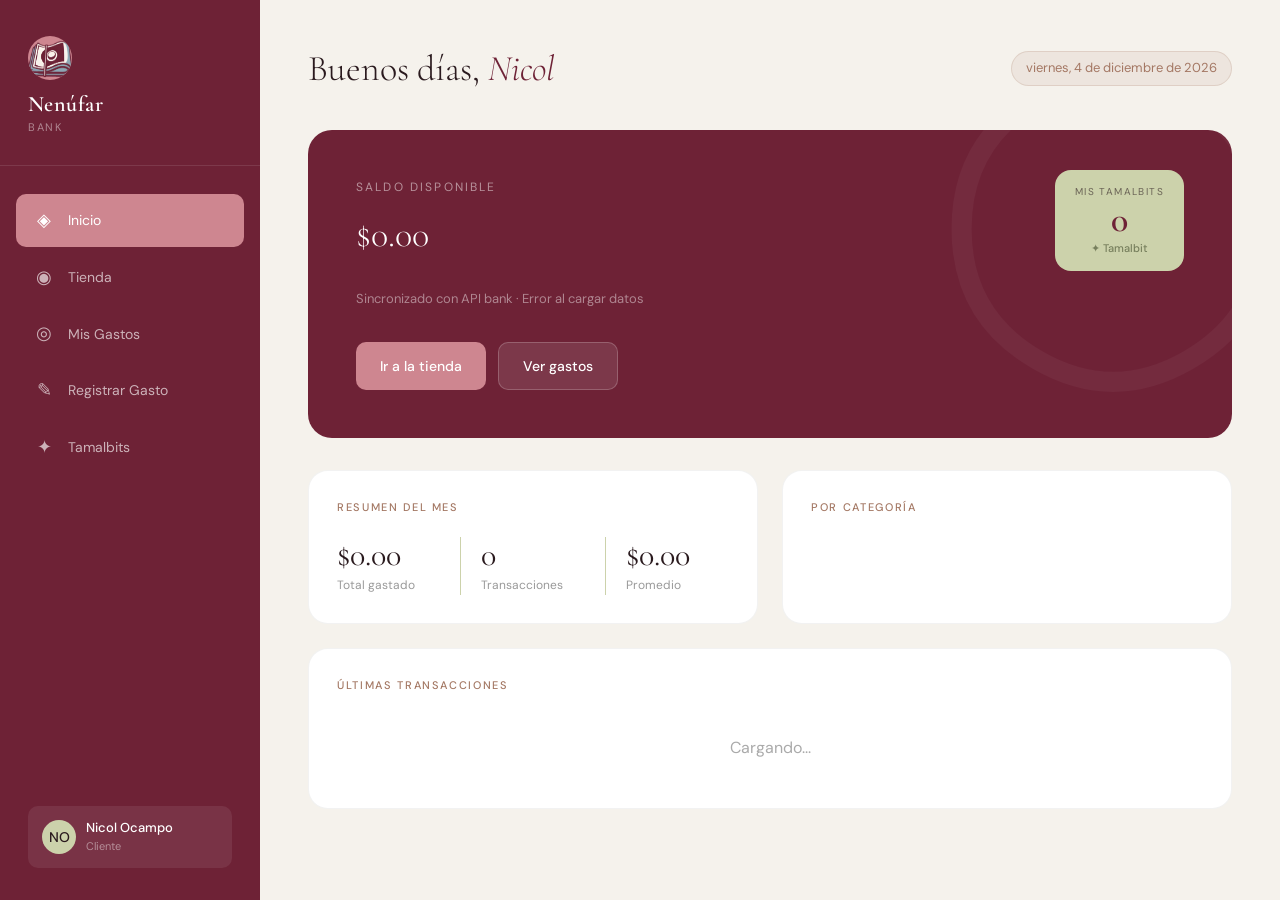
<file: index.html>
<!DOCTYPE html>
<html lang="es">
<head>
    <meta charset="UTF-8">
    <meta name="viewport" content="width=device-width, initial-scale=1.0">
    <title>Nenúfar Bank — Inicio</title>
    <link rel="preconnect" href="https://fonts.googleapis.com">
    <link rel="preconnect" href="https://fonts.gstatic.com" crossorigin>
    <link href="https://fonts.googleapis.com/css2?family=Cormorant+Garamond:ital,wght@0,300;0,400;0,600;1,300;1,400&family=DM+Sans:wght@300;400;500&display=swap" rel="stylesheet">
    <link rel="stylesheet" href="./css/styles.css">
</head>
<body>
    <div id="sidebar-container"></div>
    
    <main class="main">
        <div class="top-bar">
            <h1 class="page-title">Buenos días, <em id="greeting-name">Nicol</em></h1>
            <span class="date-tag" id="current-date"></span>
        </div>

        <div class="balance-hero">
            <div class="balance-label">Saldo disponible</div>
            <div class="balance-amount"><span>$</span><span id="saldo-disponible">0.00</span></div>
            <div class="balance-sub">Sincronizado con API bank · <span id="saldo-status">Cargando...</span></div>
            <div class="balance-actions">
                <a href="html/tienda.html" class="btn btn-primary">Ir a la tienda</a>
                <a href="html/gastos.html" class="btn btn-ghost">Ver gastos</a>
            </div>
            <div class="tamalbit-badge" id="tamalbit-badge">
                <div class="tb-label">Mis Tamalbits</div>
                <div class="tb-count" id="tb-count">0</div>
                <div class="tb-name">✦ Tamalbit</div>
            </div>
        </div>

        <div class="grid-2">
            <div class="card">
                <div class="card-title">Resumen del mes</div>
                <div class="stat-row">
                    <div class="stat-item">
                        <div class="stat-val" id="total-gastado">$0.00</div>
                        <div class="stat-desc">Total gastado</div>
                    </div>
                    <div class="stat-divider"></div>
                    <div class="stat-item">
                        <div class="stat-val" id="total-transacciones">0</div>
                        <div class="stat-desc">Transacciones</div>
                    </div>
                    <div class="stat-divider"></div>
                    <div class="stat-item">
                        <div class="stat-val" id="promedio-gasto">$0.00</div>
                        <div class="stat-desc">Promedio</div>
                    </div>
                </div>
            </div>

            <div class="card">
                <div class="card-title">Por categoría</div>
                <div class="cat-grid" id="categorias-grid"></div>
            </div>
        </div>

        <div class="card card-full">
            <div class="card-title">Últimas transacciones</div>
            <div class="txn-list" id="ultimas-transacciones">
                <p style="color:#aaa; text-align:center; padding:20px;">Cargando...</p>
            </div>
        </div>
    </main>

    <script src="./js/main.js"></script>
    <script>
        document.addEventListener('DOMContentLoaded', async () => {
            // Fecha actual
            const fecha = new Date();
            document.getElementById('current-date').textContent = 
                fecha.toLocaleDateString('es-CO', { weekday: 'long', day: 'numeric', month: 'long', year: 'numeric' });
            
            const nombre = APP.currentUser.split(' ')[0];
            document.getElementById('greeting-name').textContent = nombre;

            // Actualizar sidebar con datos del usuario real
            const userNameEl = document.getElementById('user-name');
            const userInitialsEl = document.getElementById('user-initials');
            if (userNameEl) userNameEl.textContent = APP.currentUser;
            if (userInitialsEl) userInitialsEl.textContent = APP.currentUser.split(' ').map(n => n[0]).join('').toUpperCase();

            await cargarDashboard();
        });

        async function cargarDashboard() {
            try {
                // Saldo desde la BD usando el documento
                const saldo = await APP.getSaldo();
                document.getElementById('saldo-disponible').textContent = APP.formatCurrency(saldo).replace('$', '');
                document.getElementById('saldo-status').textContent = 'Actualizado hace un momento';
                document.getElementById('saldo-status').style.color = '#ffffff73';

                // Estadísticas — ahora con usuario_documento
                const statsRes = await fetch(`api/estadisticas.php?usuario_documento=${APP.currentDocumento}`);
                const stats = await statsRes.json();

                if (stats.error) {
                    console.error('Error en estadisticas:', stats.error);
                    return;
                }

                document.getElementById('total-gastado').textContent = APP.formatCurrency(stats.total_mes);
                document.getElementById('total-transacciones').textContent = stats.transacciones;
                document.getElementById('promedio-gasto').textContent = APP.formatCurrency(stats.promedio);

                // Categorías
                const catIcons = { Comida: '🍔', Tecnologia: '🎧', Hogar: '💡', Ropa: '👕' };
                let catHTML = '';
                for (const [cat, total] of Object.entries(stats.categorias)) {
                    catHTML += `
                        <div class="cat-pill">
                            <span class="cp-icon">${catIcons[cat] || '📦'}</span>
                            <div>
                                <div class="cp-label">${cat}</div>
                                <div class="cp-amount">${APP.formatCurrency(total)}</div>
                            </div>
                        </div>`;
                }
                document.getElementById('categorias-grid').innerHTML = catHTML || '<p style="color:#aaa">Sin datos este mes.</p>';

                // Historial — ahora con usuario_documento
                const histRes = await fetch(`api/historial.php?usuario_documento=${APP.currentDocumento}`);
                const historial = await histRes.json();
                const ultimas = historial.slice(0, 4);
                let txnHTML = '';
                if (ultimas.length === 0) {
                    txnHTML = '<p style="color:#aaa; text-align:center; padding:20px;">Aún no has realizado ninguna transacción.</p>';
                } else {
                    ultimas.forEach(txn => {
                        txnHTML += `
                            <div class="txn-item">
                                <div class="txn-icon" style="background:rgba(206,134,144,0.15)">${txn.emoji}</div>
                                <div class="txn-info">
                                    <div class="txn-name">${txn.nombre}</div>
                                    <div class="txn-cat">${APP.ucfirst(txn.categoria)}</div>
                                </div>
                                <div style="text-align:right">
                                    <div class="txn-amount">−${APP.formatCurrency(txn.monto)}</div>
                                    <div class="txn-date">${APP.formatDate(txn.fecha)}</div>
                                </div>
                            </div>`;
                    });
                }
                document.getElementById('ultimas-transacciones').innerHTML = txnHTML;

                // Tamalbits — ahora con usuario_documento
                const tbRes = await fetch(`api/tamalbits.php?usuario_documento=${APP.currentDocumento}`);
                const tbData = await tbRes.json();
                document.getElementById('tb-count').textContent = tbData.total;

            } catch (error) {
                console.error('Error cargando dashboard:', error);
                document.getElementById('saldo-status').textContent = 'Error al cargar datos';
            }
        }
    </script>
</body>
</html>
</file>
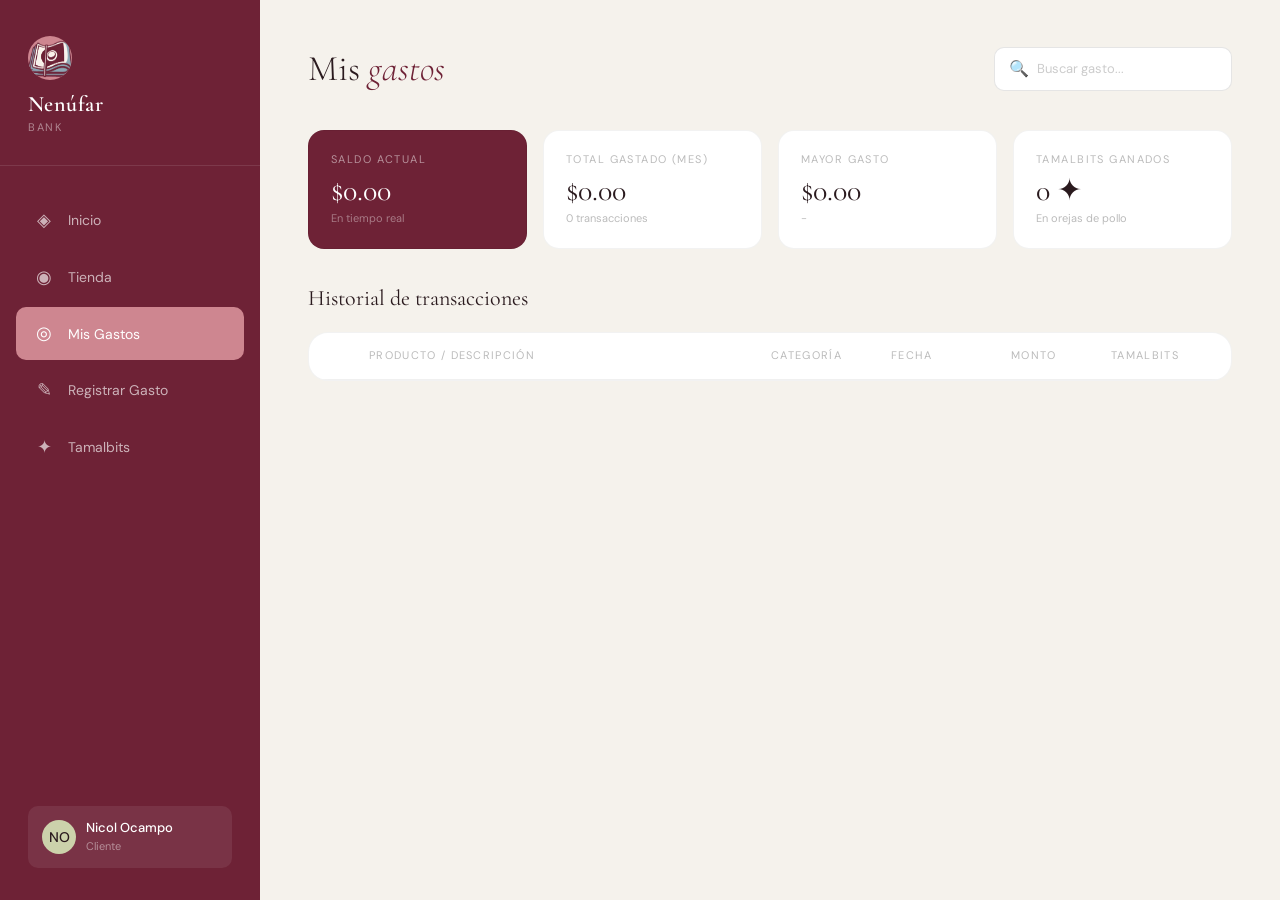
<file: html/gastos.html>
<!DOCTYPE html>
<html lang="es">
<head>
    <meta charset="UTF-8">
    <meta name="viewport" content="width=device-width, initial-scale=1.0">
    <title>Nenúfar Bank — Mis Gastos</title>
    <link rel="preconnect" href="https://fonts.googleapis.com">
    <link rel="preconnect" href="https://fonts.gstatic.com" crossorigin>
    <link href="https://fonts.googleapis.com/css2?family=Cormorant+Garamond:ital,wght@0,300;0,400;0,600;1,300;1,400&family=DM+Sans:wght@300;400;500&display=swap" rel="stylesheet">
    <link rel="stylesheet" href="../css/styles.css">
</head>
<body>
    <div id="sidebar-container"></div>
    
    <main class="main">
        <div class="top-bar">
            <h1 class="page-title">Mis <em>gastos</em></h1>
            <div class="search-box">
                <span>🔍</span>
                <input type="text" id="search-input" placeholder="Buscar gasto..." oninput="filtrarGastos()">
            </div>
        </div>

        <div class="summary-bar">
            <div class="sum-card highlight">
                <div class="sum-label">Saldo actual</div>
                <div class="sum-val" id="saldo-actual">$0.00</div>
                <div class="sum-sub">En tiempo real</div>
            </div>
            <div class="sum-card">
                <div class="sum-label">Total gastado (mes)</div>
                <div class="sum-val" id="total-mes">$0.00</div>
                <div class="sum-sub"><span id="num-transacciones">0</span> transacciones</div>
            </div>
            <div class="sum-card">
                <div class="sum-label">Mayor gasto</div>
                <div class="sum-val" id="mayor-gasto">$0.00</div>
                <div class="sum-sub" id="mayor-gasto-nombre">-</div>
            </div>
            <div class="sum-card">
                <div class="sum-label">Tamalbits ganados</div>
                <div class="sum-val" id="total-tamalbits">0 ✦</div>
                <div class="sum-sub">En orejas de pollo</div>
            </div>
        </div>

        <div class="table-header">
            <div class="table-title">Historial de transacciones</div>
        </div>

        <div class="expenses-table" id="expenses-table">
            <div class="et-head">
                <div></div>
                <div>Producto / Descripción</div>
                <div>Categoría</div>
                <div>Fecha</div>
                <div>Monto</div>
                <div>Tamalbits</div>
            </div>
            <div id="expenses-body"></div>
        </div>
    </main>

    <script src="../js/main.js"></script>
    <script>
        let todosGastos = [];
        const catBadges = { comida: 'cb-food', tecnologia: 'cb-serv', hogar: 'cb-trans', ropa: 'cb-other' };
        const catEmojis = { comida: '🍔', tecnologia: '🎧', hogar: '💡', ropa: '👕' };

        document.addEventListener('DOMContentLoaded', async () => {
            await cargarDatos();
        });

        async function cargarDatos() {
            try {
                // Saldo
                const saldo = await APP.getSaldo();
                document.getElementById('saldo-actual').textContent = APP.formatCurrency(saldo);

                // Estadísticas con usuario_documento
                const statsRes = await fetch(`../api/estadisticas.php?usuario_documento=${APP.currentDocumento}`);
                const stats = await statsRes.json();
                document.getElementById('total-mes').textContent = APP.formatCurrency(stats.total_mes);
                document.getElementById('num-transacciones').textContent = stats.transacciones;
                if (stats.mayor_gasto) {
                    document.getElementById('mayor-gasto').textContent = APP.formatCurrency(stats.mayor_gasto.monto);
                    document.getElementById('mayor-gasto-nombre').textContent = stats.mayor_gasto.nombre;
                }

                // Tamalbits con usuario_documento
                const tbRes = await fetch(`../api/tamalbits.php?usuario_documento=${APP.currentDocumento}`);
                const tbData = await tbRes.json();
                document.getElementById('total-tamalbits').textContent = `${tbData.total} ✦`;

                // Historial con usuario_documento
                const histRes = await fetch(`../api/historial.php?usuario_documento=${APP.currentDocumento}`);
                todosGastos = await histRes.json();
                renderizarGastos(todosGastos);

            } catch (error) {
                console.error('Error cargando datos:', error);
            }
        }

        function renderizarGastos(gastos) {
            const body = document.getElementById('expenses-body');
            if (gastos.length === 0) {
                body.innerHTML = '<p style="padding:24px;text-align:center;color:#aaa;">No se encontraron gastos.</p>';
                return;
            }
            const cat = (c) => (c || '').toLowerCase();
            body.innerHTML = gastos.map(g => `
                <div class="et-row">
                    <div class="et-icon">${g.emoji}</div>
                    <div>
                        <div class="et-name">${g.nombre}</div>
                        <div class="et-desc">${g.descripcion || 'Sin descripción'} · ${APP.currentUser}</div>
                    </div>
                    <div><span class="cat-badge ${catBadges[cat(g.categoria)] || ''}">${catEmojis[cat(g.categoria)] || '📦'} ${g.categoria_nombre || APP.ucfirst(g.categoria)}</span></div>
                    <div class="et-date">${APP.formatDate(g.fecha)}</div>
                    <div class="et-amount">${APP.formatCurrency(g.monto)}</div>
                    <div>${g.tamalbits_ganados > 0 ? `<span class="tb-pill">✦ +${g.tamalbits_ganados}</span>` : '—'}</div>
                </div>
            `).join('');
        }

        function filtrarGastos() {
            const busqueda = document.getElementById('search-input').value.toLowerCase();
            const filtrados = todosGastos.filter(g =>
                g.nombre.toLowerCase().includes(busqueda) ||
                (g.descripcion && g.descripcion.toLowerCase().includes(busqueda))
            );
            renderizarGastos(filtrados);
        }
    </script>
</body>
</html>
</file>
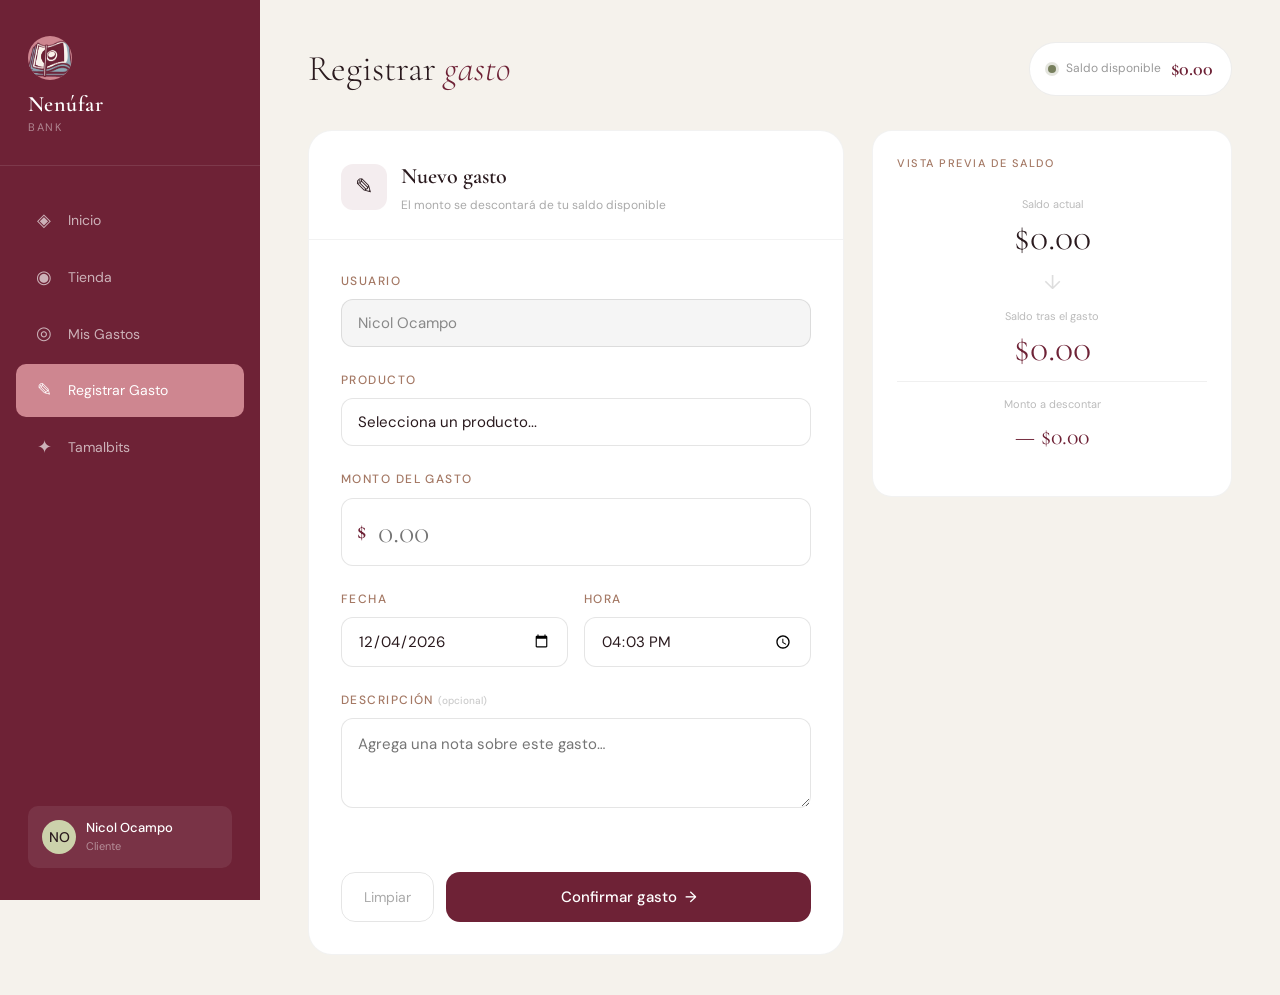
<file: html/registrar.html>
<!DOCTYPE html>
<html lang="es">
<head>
    <meta charset="UTF-8">
    <meta name="viewport" content="width=device-width, initial-scale=1.0">
    <title>Nenúfar Bank — Registrar Gasto</title>
    <link rel="preconnect" href="https://fonts.googleapis.com">
    <link rel="preconnect" href="https://fonts.gstatic.com" crossorigin>
    <link href="https://fonts.googleapis.com/css2?family=Cormorant+Garamond:ital,wght@0,300;0,400;0,600;1,300;1,400&family=DM+Sans:wght@300;400;500&display=swap" rel="stylesheet">
    <link rel="stylesheet" href="../css/styles.css">
</head>
<body>
    <div id="sidebar-container"></div>
    
    <main class="main">
        <div class="top-bar">
            <h1 class="page-title">Registrar <em>gasto</em></h1>
            <div class="balance-pill">
                <div class="bp-dot"></div>
                <span class="bp-label">Saldo disponible</span>
                <span class="bp-val" id="saldo-pill">$0.00</span>
            </div>
        </div>

        <div class="layout">
            <div class="form-card">
                <div class="form-card-header">
                    <div class="form-card-icon">✎</div>
                    <div>
                        <div class="form-card-title">Nuevo gasto</div>
                        <div class="form-card-sub">El monto se descontará de tu saldo disponible</div>
                    </div>
                </div>
                <div class="form-body">
                    <div class="field">
                        <label class="field-label">Usuario</label>
                        <input type="text" id="campo-usuario" value="" readonly style="background:#f5f5f5;color:#888;">
                    </div>
                    <div class="field">
                        <label class="field-label">Producto</label>
                        <select id="campo-producto" onchange="alSeleccionarProducto()">
                            <option value="">Selecciona un producto...</option>
                        </select>
                        <div class="tamalbit-notice" id="tamalbit-notice">
                            <span class="tn-icon">✦</span>
                            <span class="tn-text">¡Este producto otorga Tamalbits! Por cada <strong>$10</strong> gastados recibirás <strong id="tb-preview">0</strong> Tamalbit(s).</span>
                        </div>
                    </div>
                    <div class="field">
                        <label class="field-label">Monto del gasto</label>
                        <div class="amount-wrap">
                            <span class="amount-prefix">$</span>
                            <input type="number" id="campo-monto" placeholder="0.00" min="0.01" step="0.01" oninput="actualizarPreview()">
                        </div>
                        <div class="saldo-warning" id="saldo-warning">
                            <span>⚠️</span>
                            <span class="sw-text">El monto supera el saldo disponible.</span>
                        </div>
                    </div>
                    <div class="field-row">
                        <div class="field" style="margin-bottom:0">
                            <label class="field-label">Fecha</label>
                            <input type="date" id="campo-fecha">
                        </div>
                        <div class="field" style="margin-bottom:0">
                            <label class="field-label">Hora</label>
                            <input type="time" id="campo-hora">
                        </div>
                    </div>
                    <div class="field" style="margin-top:24px">
                        <label class="field-label">Descripción <span style="color:#ccc;font-size:10px;text-transform:none;letter-spacing:0">(opcional)</span></label>
                        <textarea id="campo-descripcion" placeholder="Agrega una nota sobre este gasto…"></textarea>
                    </div>
                </div>
                <div class="form-footer">
                    <button class="btn-clear" onclick="limpiarFormulario()">Limpiar</button>
                    <button class="btn-submit" id="btn-submit" onclick="registrarGasto()">
                        <span>Confirmar gasto</span> <span>→</span>
                    </button>
                </div>
            </div>

            <div>
                <div class="panel-card">
                    <div class="panel-title">Vista previa de saldo</div>
                    <div class="saldo-display">
                        <div class="sd-before-label">Saldo actual</div>
                        <div class="sd-before" id="sd-saldo">$0.00</div>
                        <div class="sd-arrow">↓</div>
                        <div class="sd-after-label">Saldo tras el gasto</div>
                        <div class="sd-after" id="sd-after">$0.00</div>
                        <div class="sd-divider"></div>
                        <div class="sd-gasto-label">Monto a descontar</div>
                        <div class="sd-gasto" id="sd-monto">— $0.00</div>
                    </div>
                </div>
                <div class="panel-card" id="panel-tamalbits" style="display:none">
                    <div class="panel-title">Tamalbits a ganar</div>
                    <div style="text-align:center;font-family:var(--font-display);font-size:30px;color:var(--green);">
                        <span id="tb-panel">0</span> ✦
                    </div>
                </div>
            </div>
        </div>
    </main>

    <div class="toast" id="toast"></div>

    <script src="../js/main.js"></script>
    <script>
        let saldo = 0;
        const ahora = new Date();
        document.getElementById('campo-fecha').value = ahora.toISOString().slice(0, 10);
        document.getElementById('campo-hora').value = ahora.toTimeString().slice(0, 5);

        document.addEventListener('DOMContentLoaded', async () => {
            // Mostrar nombre del usuario actual
            document.getElementById('campo-usuario').value = APP.currentUser;

            saldo = await APP.getSaldo();
            document.getElementById('saldo-pill').textContent = APP.formatCurrency(saldo);
            document.getElementById('sd-saldo').textContent = APP.formatCurrency(saldo);
            document.getElementById('sd-after').textContent = APP.formatCurrency(saldo);
            await cargarProductos();
        });

        async function cargarProductos() {
            const res = await fetch('../api/productos.php');
            const productos = await res.json();
            const select = document.getElementById('campo-producto');
            productos.forEach(p => {
                const opt = document.createElement('option');
                opt.value = p.id;
                opt.dataset.precio = p.precio;
                opt.dataset.tamalbit = p.otorga_tamalbit;
                opt.textContent = `${p.emoji} ${p.nombre} - $${parseFloat(p.precio).toLocaleString('es-CO')}`;
                select.appendChild(opt);
            });
        }

        function alSeleccionarProducto() {
            const select = document.getElementById('campo-producto');
            if (select.selectedIndex > 0) {
                const precio = select.options[select.selectedIndex].dataset.precio;
                document.getElementById('campo-monto').value = precio;
            }
            actualizarPreview();
        }

        function actualizarPreview() {
            const monto = parseFloat(document.getElementById('campo-monto').value) || 0;
            const restante = saldo - monto;
            document.getElementById('sd-monto').textContent = `— ${APP.formatCurrency(monto)}`;
            document.getElementById('sd-after').textContent = restante >= 0 ? APP.formatCurrency(restante) : APP.formatCurrency(0);
            document.getElementById('sd-after').style.color = restante < 0 ? 'var(--error)' : 'var(--rhodo)';
            document.getElementById('saldo-warning').classList.toggle('visible', monto > saldo);
            document.getElementById('btn-submit').disabled = monto > saldo || monto <= 0;
            verificarTamalbit();
        }

        function verificarTamalbit() {
            const productoSelect = document.getElementById('campo-producto');
            const monto = parseFloat(document.getElementById('campo-monto').value) || 0;
            const otorga = productoSelect.selectedIndex > 0 && productoSelect.options[productoSelect.selectedIndex].dataset.tamalbit == '1';

            const notice = document.getElementById('tamalbit-notice');
            const panel = document.getElementById('panel-tamalbits');

            if (otorga && monto > 0) {
                const tb = Math.floor(monto / 10);
                document.getElementById('tb-preview').textContent = tb;
                document.getElementById('tb-panel').textContent = tb;
                notice.classList.add('visible');
                panel.style.display = 'block';
            } else {
                notice.classList.remove('visible');
                panel.style.display = 'none';
            }
        }

        function limpiarFormulario() {
            document.getElementById('campo-producto').selectedIndex = 0;
            document.getElementById('campo-monto').value = '';
            document.getElementById('campo-descripcion').value = '';
            actualizarPreview();
        }

        async function registrarGasto() {
            const productoSelect = document.getElementById('campo-producto');
            const producto_id = productoSelect.value;
            const monto = parseFloat(document.getElementById('campo-monto').value) ||
                         (productoSelect.selectedIndex > 0 ? parseFloat(productoSelect.options[productoSelect.selectedIndex].dataset.precio) : 0);
            const descripcion = document.getElementById('campo-descripcion').value.trim();

            if (!producto_id || !monto) {
                APP.showToast('Selecciona un producto e ingresa el monto.', 'warning');
                return;
            }

            const btn = document.getElementById('btn-submit');
            btn.disabled = true;
            btn.innerHTML = 'Procesando...';

            try {
                const res = await fetch('../api/gasto.php', {
                    method: 'POST',
                    headers: { 'Content-Type': 'application/json' },
                    body: JSON.stringify({
                        producto_id,
                        usuario_documento: APP.currentDocumento,
                        descripcion
                    })
                });
                const data = await res.json();
                if (data.success) {
                    let msg = '✓ Gasto registrado exitosamente.';
                    if (data.tamalbits > 0) msg += ` +${data.tamalbits} Tamalbit(s) ✦`;
                    APP.showToast(msg, 'success');
                    saldo = data.nuevo_saldo;
                    document.getElementById('saldo-pill').textContent = APP.formatCurrency(saldo);
                    document.getElementById('sd-saldo').textContent = APP.formatCurrency(saldo);
                    limpiarFormulario();
                } else {
                    APP.showToast(data.message || 'Error al registrar el gasto.', 'error');
                }
            } catch (e) {
                APP.showToast('Error de conexión.', 'error');
            } finally {
                btn.disabled = false;
                btn.innerHTML = '<span>Confirmar gasto</span> <span>→</span>';
                actualizarPreview();
            }
        }
    </script>
</body>
</html>
</file>
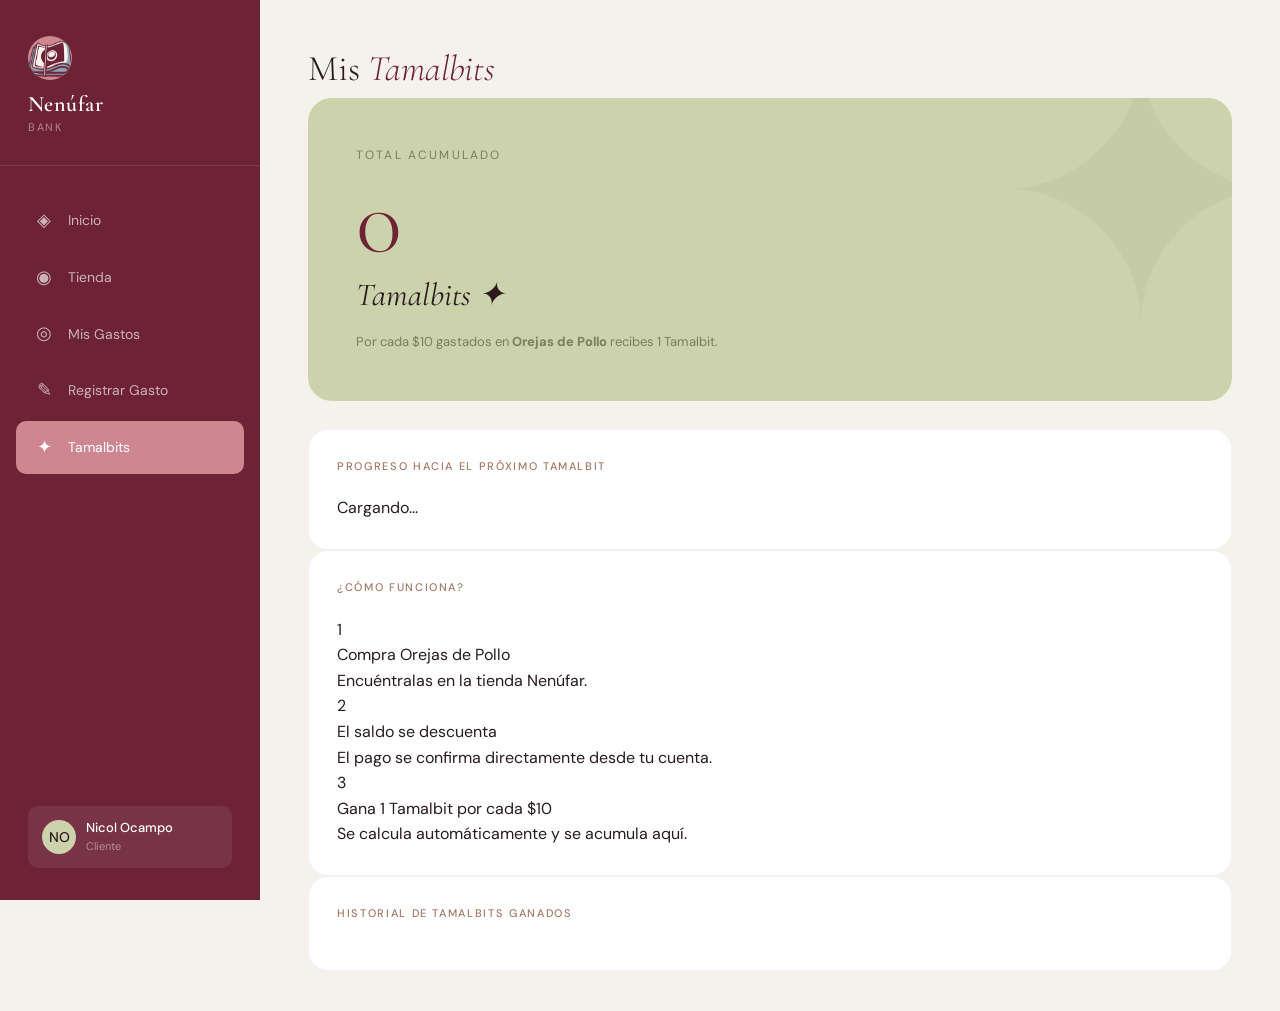
<file: html/tamalbits.html>
<!DOCTYPE html>
<html lang="es">
<head>
    <meta charset="UTF-8">
    <meta name="viewport" content="width=device-width, initial-scale=1.0">
    <title>Nenúfar Bank — Tamalbits</title>
    <link rel="preconnect" href="https://fonts.googleapis.com">
    <link rel="preconnect" href="https://fonts.gstatic.com" crossorigin>
    <link href="https://fonts.googleapis.com/css2?family=Cormorant+Garamond:ital,wght@0,300;0,400;0,600;1,300;1,400&family=DM+Sans:wght@300;400;500&display=swap" rel="stylesheet">
    <link rel="stylesheet" href="../css/styles.css">
</head>
<body>
    <div id="sidebar-container"></div>
    
    <main class="main">
        <h1 class="page-title">Mis <em>Tamalbits</em></h1>

        <div class="tamalbit-hero">
            <div>
                <div class="th-label">Total acumulado</div>
                <div class="th-count" id="total-count">0</div>
                <div class="th-name">Tamalbits ✦</div>
                <div class="th-rule">
                    Por cada $10 gastados en <strong>Orejas de Pollo</strong> recibes 1 Tamalbit.
                </div>
            </div>
            <div class="coins-visual" id="coins-visual"></div>
        </div>

        <div class="progress-section">
            <div class="card">
                <div class="card-title">Progreso hacia el próximo Tamalbit</div>
                <div id="progress-info">Cargando...</div>
            </div>
            <div class="card">
                <div class="card-title">¿Cómo funciona?</div>
                <div class="how-list">
                    <div class="how-item">
                        <div class="how-step">1</div>
                        <div class="how-text">
                            <div class="ht-title">Compra Orejas de Pollo</div>
                            <div class="ht-desc">Encuéntralas en la tienda Nenúfar.</div>
                        </div>
                    </div>
                    <div class="how-item">
                        <div class="how-step">2</div>
                        <div class="how-text">
                            <div class="ht-title">El saldo se descuenta</div>
                            <div class="ht-desc">El pago se confirma directamente desde tu cuenta.</div>
                        </div>
                    </div>
                    <div class="how-item">
                        <div class="how-step">3</div>
                        <div class="how-text">
                            <div class="ht-title">Gana 1 Tamalbit por cada $10</div>
                            <div class="ht-desc">Se calcula automáticamente y se acumula aquí.</div>
                        </div>
                    </div>
                </div>
            </div>
        </div>

        <div class="card">
            <div class="card-title">Historial de Tamalbits ganados</div>
            <div class="history-list" id="history-list"></div>
        </div>
    </main>

    <script src="../js/main.js"></script>
    <script>
        document.addEventListener('DOMContentLoaded', async () => {
            await cargarTamalbits();
        });

        async function cargarTamalbits() {
            try {
                // Usar usuario_documento en vez del nombre
                const res = await fetch(`../api/tamalbits.php?usuario_documento=${APP.currentDocumento}`);
                const data = await res.json();

                // Total
                document.getElementById('total-count').textContent = data.total;

                // Monedas visuales (max 10)
                const coinsDiv = document.getElementById('coins-visual');
                let coinsHTML = '';
                for (let i = 0; i < 10; i++) {
                    coinsHTML += `<div class="coin ${i >= data.total ? 'empty' : ''}">✦</div>`;
                }
                coinsDiv.innerHTML = coinsHTML;

                // Progreso hacia el próximo
                const resto = data.total > 0 ? 10 - (data.total % 10) : 10;
                document.getElementById('progress-info').innerHTML = `
                    <div style="font-size:40px;color:var(--rhodo);line-height:1.1">$${resto}.00 más</div>
                    <div style="font-size:12px;color:#bbb;margin:8px 0 16px">Para tu próximo Tamalbit</div>
                    <div class="progress-bar-wrap">
                        <div class="progress-bar-fill" style="width:${((10 - resto) / 10) * 100}%"></div>
                    </div>
                `;

                // Historial
                const historyDiv = document.getElementById('history-list');
                if (!data.historial || data.historial.length === 0) {
                    historyDiv.innerHTML = '<p style="color:#aaa;text-align:center;padding:20px;">Aún no has ganado Tamalbits. ¡Compra Orejas de Pollo!</p>';
                } else {
                    historyDiv.innerHTML = data.historial.map(h => `
                        <div class="history-item">
                            <div class="history-coin">${h.emoji}</div>
                            <div class="history-info">
                                <div class="history-product">${h.nombre}</div>
                                <div class="history-detail">$${h.monto} gastados</div>
                            </div>
                            <div>
                                <div class="history-coins">+${h.cantidad} ✦</div>
                                <div class="history-date">${APP.formatDate(h.fecha)}</div>
                            </div>
                        </div>
                    `).join('');
                }
            } catch (error) {
                console.error('Error cargando tamalbits:', error);
            }
        }
    </script>
</body>
</html>
</file>
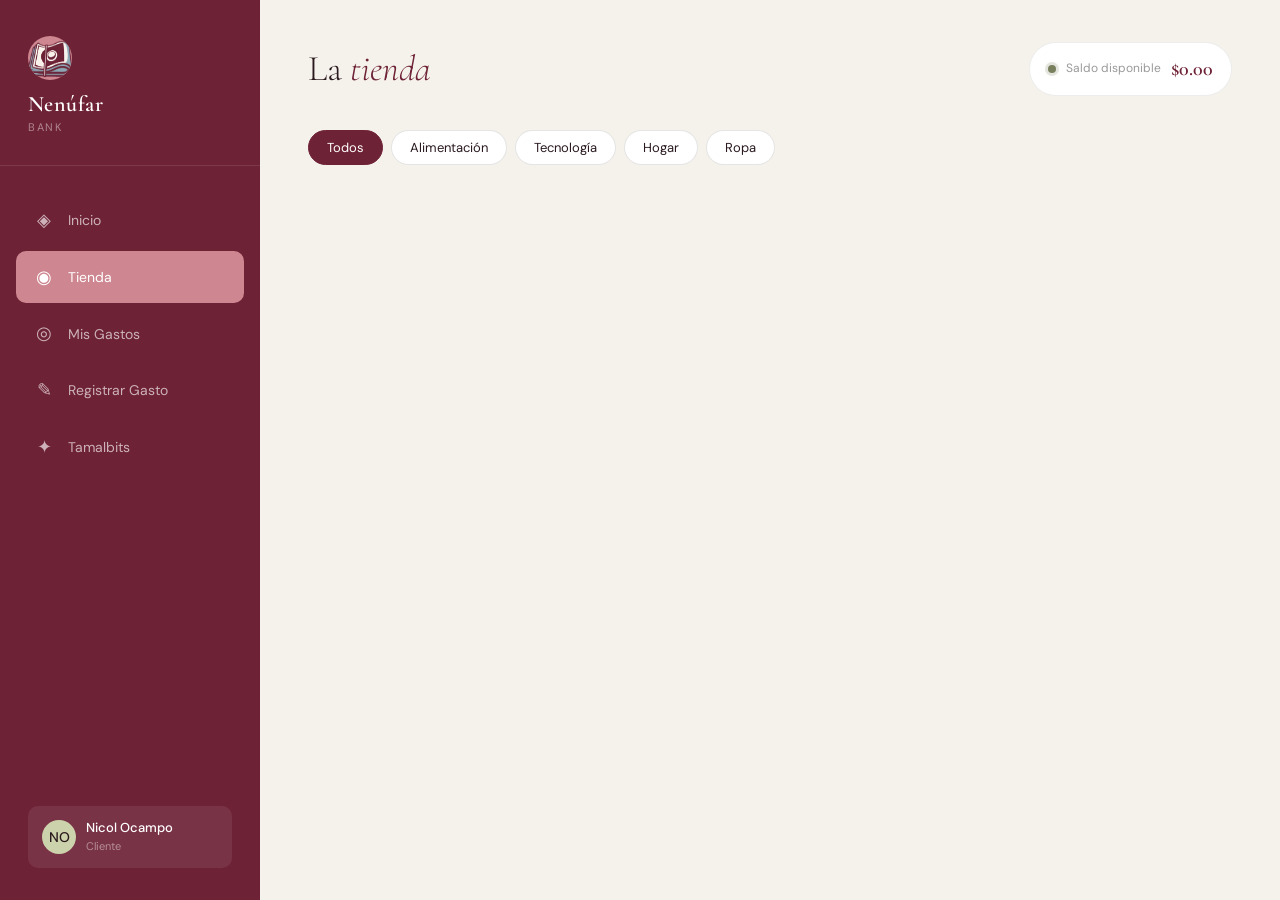
<file: html/tienda.html>
﻿<!DOCTYPE html>
<html lang="es">
<head>
    <meta charset="UTF-8">
    <meta name="viewport" content="width=device-width, initial-scale=1.0">
    <title>Nenúfar Bank — Tienda</title>
    <link rel="preconnect" href="https://fonts.googleapis.com">
    <link rel="preconnect" href="https://fonts.gstatic.com" crossorigin>
    <link href="https://fonts.googleapis.com/css2?family=Cormorant+Garamond:ital,wght@0,300;0,400;0,600;1,300;1,400&family=DM+Sans:wght@300;400;500&display=swap" rel="stylesheet">
    <link rel="stylesheet" href="../css/styles.css">
</head>
<body>
    <div id="sidebar-container"></div>
    
    <main class="main">
        <div class="top-bar">
            <h1 class="page-title">La <em>tienda</em></h1>
            <div class="balance-pill">
                <div class="bp-dot"></div>
                <span class="bp-label">Saldo disponible</span>
                <span class="bp-val" id="saldo-pill">$0.00</span>
            </div>
        </div>

        <div class="filters">
            <button class="filter-btn active" data-filter="todos">Todos</button>
            <button class="filter-btn" data-filter="comida">Alimentación</button>
            <button class="filter-btn" data-filter="tecnologia">Tecnología</button>
            <button class="filter-btn" data-filter="hogar">Hogar</button>
            <button class="filter-btn" data-filter="ropa">Ropa</button>
        </div>

        <div class="products-grid" id="products-grid"></div>
    </main>

    <!-- MODAL -->
    <div class="modal-overlay" id="modal">
        <div class="modal">
            <button class="modal-close" onclick="closeModal()">✕</button>
            <div class="modal-product-emoji" id="m-emoji"></div>
            <div class="modal-product-name" id="m-name"></div>
            <div class="modal-product-cat" id="m-cat"></div>
            <div class="modal-product-desc" id="m-desc"></div>
            <div class="modal-detail">
                <div class="md-item">
                    <div class="md-val" id="m-price"></div>
                    <div class="md-label">Precio</div>
                </div>
                <div class="md-item">
                    <div class="md-val" id="m-saldo"></div>
                    <div class="md-label">Saldo disponible</div>
                </div>
            </div>
            <div class="modal-tamalbit-info" id="m-tamalbit-info" style="display:none;">
                ✦ Este plato otorga 1 Tamalbit por cada $10 gastados
            </div>
            <div class="modal-input-group">
                <label>Descripción (opcional)</label>
                <input type="text" id="modal-descripcion" placeholder="¿Para qué es este gasto?">
            </div>
            <div class="modal-actions">
                <button class="btn-cancel" onclick="closeModal()">Cancelar</button>
                <button class="btn-confirm" id="btn-confirm" onclick="confirmarCompra()">Confirmar pago</button>
            </div>
        </div>
    </div>

    <div class="toast" id="toast"></div>

    <script src="../js/main.js"></script>
    <script>
        let productos = [];
        let productoSeleccionado = null;
        let saldoActual = 0;

        document.addEventListener('DOMContentLoaded', async () => {
            await cargarSaldo();
            await cargarProductos();
            configurarFiltros();
        });

        async function cargarSaldo() {
            saldoActual = await APP.getSaldo();
            document.getElementById('saldo-pill').textContent = APP.formatCurrency(saldoActual);
        }

        async function cargarProductos() {
            try {
                const res = await fetch('../api/productos.php');
                productos = await res.json();
                renderizarProductos(productos);
            } catch (error) {
                console.error('Error cargando productos:', error);
            }
        }

        function renderizarProductos(lista) {
            const grid = document.getElementById('products-grid');
            if (!lista || lista.length === 0) {
                grid.innerHTML = '<p style="color:#aaa;text-align:center;padding:40px;">No hay productos disponibles.</p>';
                return;
            }
            grid.innerHTML = lista.map(p => `
                <div class="product-card ${p.otorga_tamalbit == 1 ? 'featured' : ''}" 
                     data-id="${p.id}" data-categoria="${p.categoria}"
                     onclick="openModal(${p.id})">
                    <div class="product-img" style="background:linear-gradient(135deg,rgba(206,134,144,0.18),rgba(110,34,54,0.1))">
                        ${p.imagen ? `<img src="../${p.imagen.replace(/^\//, '')}" alt="${p.nombre}" style="width:100%;height:100%;object-fit:cover;border-radius:8px;" onerror="this.style.display='none';this.nextSibling && this.nextSibling.remove();var s=document.createElement('span');s.textContent='${p.emoji}';s.style.fontSize='64px';this.parentNode.appendChild(s);">` : p.emoji}
                        ${p.otorga_tamalbit == 1 ? '<span class="tamalbit-tag">✦ Gana Tamalbits</span>' : ''}
                    </div>
                    <div class="product-body">
                        <div class="product-cat">${p.categoria_nombre}</div>
                        <div class="product-name">${p.nombre}</div>
                        <div class="product-desc">${p.descripcion}</div>
                        <div class="product-footer">
                            <div class="product-price"><span>$</span>${parseFloat(p.precio).toLocaleString('es-CO')}</div>
                            <button class="buy-btn" onclick="event.stopPropagation(); openModal(${p.id})">Comprar</button>
                        </div>
                    </div>
                </div>
            `).join('');
        }

        function openModal(id) {
            productoSeleccionado = productos.find(p => p.id == id);
            if (!productoSeleccionado) return;

            document.getElementById('m-emoji').textContent = productoSeleccionado.emoji;
            document.getElementById('m-name').textContent = productoSeleccionado.nombre;
            document.getElementById('m-cat').textContent = productoSeleccionado.categoria_nombre;
            document.getElementById('m-desc').textContent = productoSeleccionado.descripcion;
            document.getElementById('m-price').textContent = APP.formatCurrency(productoSeleccionado.precio);
            document.getElementById('m-saldo').textContent = APP.formatCurrency(saldoActual);
            document.getElementById('m-tamalbit-info').style.display = 
                productoSeleccionado.otorga_tamalbit == 1 ? 'flex' : 'none';
            document.getElementById('modal').classList.add('open');
        }

        function closeModal() {
            document.getElementById('modal').classList.remove('open');
            productoSeleccionado = null;
        }

        async function confirmarCompra() {
            if (!productoSeleccionado) return;
            const btn = document.getElementById('btn-confirm');
            btn.disabled = true;
            btn.innerHTML = 'Procesando...';

            const descripcion = document.getElementById('modal-descripcion').value.trim();

            try {
                const res = await fetch('../api/gasto.php', {
                    method: 'POST',
                    headers: { 'Content-Type': 'application/json' },
                    body: JSON.stringify({
                        producto_id: productoSeleccionado.id,
                        usuario_documento: APP.currentDocumento,
                        descripcion: descripcion
                    })
                });
                const data = await res.json();

                if (data.success) {
                    let msg = '✓ ¡Compra exitosa!';
                    if (data.tamalbits > 0) msg += ` +${data.tamalbits} Tamalbit(s) ✦`;
                    APP.showToast(msg, 'success');
                    saldoActual = data.nuevo_saldo;
                    document.getElementById('saldo-pill').textContent = APP.formatCurrency(saldoActual);
                    document.getElementById('m-saldo').textContent = APP.formatCurrency(saldoActual);
                    setTimeout(closeModal, 1500);
                } else {
                    APP.showToast(data.message || 'Error al procesar la compra.', 'error');
                }
            } catch (error) {
                APP.showToast('Error de conexión.', 'error');
            } finally {
                btn.disabled = false;
                btn.innerHTML = 'Confirmar pago';
            }
        }

        function configurarFiltros() {
            document.querySelectorAll('.filter-btn').forEach(btn => {
                btn.addEventListener('click', () => {
                    document.querySelectorAll('.filter-btn').forEach(b => b.classList.remove('active'));
                    btn.classList.add('active');
                    const filter = btn.dataset.filter;
                    const filtrados = filter === 'todos'
                        ? productos
                        : productos.filter(p => p.categoria.toLowerCase() === filter);
                    renderizarProductos(filtrados);
                });
            });
        }
    </script>
</body>
</html>
</file>
<file: css/styles.css>
/* ============================================
   Nenúfar Bank - Hoja de Estilos Global
   Paleta de colores inspirada en el nenúfar
   ============================================ */

:root {
  /* Paleta principal Nenúfar Bank */
  --apricot:    #CE8690;
  --rhodo:      #6E2236;
  --green:      #777F5D;
  --aloe:       #CCD2AB;
  --mocha:      #A47864;
  --forget:     #8DACBA;
  --cream:      #F5F2EC;
  --dark:       #2A1A1E;
  
  /* Colores funcionales */
  --success:    #10B981;
  --error:      #EF4444;
  --warning:    #F59E0B;
  
  /* Tipografía */
  --font-display: 'Cormorant Garamond', serif;
  --font-body: 'DM Sans', sans-serif;
  
  /* Sombras */
  --shadow-sm: 0 2px 4px rgba(0,0,0,0.04);
  --shadow-md: 0 8px 24px rgba(110,34,54,0.12);
  --shadow-lg: 0 12px 32px rgba(110,34,54,0.15);
  
  /* Bordes */
  --radius-sm: 10px;
  --radius-md: 16px;
  --radius-lg: 20px;
  --radius-xl: 24px;
  
  /* Transiciones */
  --transition: all 0.2s ease;
}

/* Reset */
*,
*::before,
*::after {
  margin: 0;
  padding: 0;
  box-sizing: border-box;
}

html {
  font-size: 16px;
  -webkit-font-smoothing: antialiased;
  -moz-osx-font-smoothing: grayscale;
}

body {
  font-family: var(--font-body);
  background: var(--cream);
  color: var(--dark);
  min-height: 100vh;
  overflow-x: hidden;
  line-height: 1.6;
}

/* ============================================
   SIDEBAR - Barra de navegación lateral
   ============================================ */
.sidebar {
  position: fixed;
  top: 0;
  left: 0;
  width: 260px;
  height: 100vh;
  background: var(--rhodo);
  display: flex;
  flex-direction: column;
  padding: 0 0 32px;
  z-index: 100;
  overflow-y: auto;
}

.logo-area {
  padding: 36px 28px 28px;
  border-bottom: 1px solid rgba(255, 255, 255, 0.1);
}

.logo-icon {
  width: 44px;
  height: 44px;
  background: var(--apricot);
  background-image: url('../images/logo.png');
  border-radius: 50%;
  display: flex;
  align-items: center;
  justify-content: center;
  margin-bottom: 12px;
  font-size: 22px;
  transition: transform 0.3s ease;
}

.logo-icon:hover {
  transform: rotate(15deg) scale(1.1);
}

.logo-name {
  font-family: var(--font-display);
  font-size: 22px;
  font-weight: 600;
  color: #fff;
  letter-spacing: 0.02em;
  line-height: 1.1;
}

.logo-sub {
  font-size: 11px;
  color: rgba(255, 255, 255, 0.45);
  letter-spacing: 0.15em;
  text-transform: uppercase;
  margin-top: 3px;
}

.sidebar nav {
  flex: 1;
  padding: 28px 16px;
  display: flex;
  flex-direction: column;
  gap: 4px;
}

.sidebar nav a {
  display: flex;
  align-items: center;
  gap: 12px;
  padding: 12px 16px;
  border-radius: 10px;
  text-decoration: none;
  color: rgba(255, 255, 255, 0.65);
  font-size: 14px;
  font-weight: 400;
  transition: var(--transition);
}

.sidebar nav a:hover {
  background: rgba(255, 255, 255, 0.12);
  color: #fff;
}

.sidebar nav a.active {
  background: var(--apricot);
  color: #fff;
}

.sidebar nav a .nav-icon {
  font-size: 18px;
  width: 24px;
  text-align: center;
}

.sidebar-footer {
  padding: 0 28px;
}

.user-chip {
  display: flex;
  align-items: center;
  gap: 10px;
  padding: 12px 14px;
  background: rgba(255, 255, 255, 0.08);
  border-radius: var(--radius-sm);
}

.avatar {
  width: 34px;
  height: 34px;
  border-radius: 50%;
  background: var(--aloe);
  display: flex;
  align-items: center;
  justify-content: center;
  font-size: 14px;
  font-weight: 500;
  color: var(--dark);
  flex-shrink: 0;
}

.user-info .name {
  font-size: 13px;
  color: #fff;
  font-weight: 500;
}

.user-info .role {
  font-size: 11px;
  color: rgba(255, 255, 255, 0.45);
}

/* ============================================
   MAIN CONTENT
   ============================================ */
.main {
  margin-left: 260px;
  padding: 40px 48px;
  min-height: 100vh;
}

.top-bar {
  display: flex;
  align-items: center;
  justify-content: space-between;
  margin-bottom: 32px;
}

.page-title {
  font-family: var(--font-display);
  font-size: 36px;
  font-weight: 300;
  color: var(--dark);
}

.page-title em {
  font-style: italic;
  color: var(--rhodo);
}

.date-tag {
  font-size: 13px;
  color: var(--mocha);
  background: rgba(164, 120, 100, 0.1);
  padding: 6px 14px;
  border-radius: 20px;
  border: 1px solid rgba(164, 120, 100, 0.2);
}

/* ============================================
   HERO DE SALDO
   ============================================ */
.balance-hero {
  background: var(--rhodo);
  border-radius: var(--radius-xl);
  padding: 48px;
  margin-bottom: 32px;
  position: relative;
  overflow: hidden;
}

.balance-hero::before {
  content: '◯';
  position: absolute;
  font-size: 320px;
  color: rgba(255, 255, 255, 0.04);
  right: -60px;
  top: -80px;
  line-height: 1;
  font-family: var(--font-display);
  pointer-events: none;
}

.balance-label {
  font-size: 12px;
  color: rgba(255, 255, 255, 0.5);
  text-transform: uppercase;
  letter-spacing: 0.18em;
  margin-bottom: 8px;
}

.balance-amount {
  font-family: var(--font-display);
  font-size: 72px;
  font-weight: 300;
  color: #fff;
  line-height: 1;
  margin-bottom: 12px;
}

.balance-amount span {
  font-size: 36px;
  vertical-align: top;
  margin-top: 12px;
  display: inline-block;
}

.balance-sub {
  font-size: 13px;
  color: rgba(255, 255, 255, 0.45);
}

.balance-actions {
  display: flex;
  gap: 12px;
  margin-top: 32px;
}

/* Botones */
.btn {
  padding: 12px 24px;
  border-radius: var(--radius-sm);
  font-family: var(--font-body);
  font-size: 14px;
  font-weight: 500;
  cursor: pointer;
  text-decoration: none;
  display: inline-flex;
  align-items: center;
  gap: 8px;
  transition: var(--transition);
  border: none;
}

.btn-primary {
  background: var(--apricot);
  color: #fff;
}

.btn-primary:hover {
  background: #b87080;
}

.btn-ghost {
  background: rgba(255, 255, 255, 0.1);
  color: #fff;
  border: 1px solid rgba(255, 255, 255, 0.2);
}

.btn-ghost:hover {
  background: rgba(255, 255, 255, 0.18);
}

/* Badge de Tamalbit en el hero */
.tamalbit-badge {
  position: absolute;
  top: 40px;
  right: 48px;
  background: var(--aloe);
  border-radius: var(--radius-md);
  padding: 14px 20px;
  text-align: center;
  z-index: 1;
}

.tamalbit-badge .tb-label {
  font-size: 10px;
  text-transform: uppercase;
  letter-spacing: 0.14em;
  color: var(--dark);
  opacity: 0.6;
}

.tamalbit-badge .tb-count {
  font-family: var(--font-display);
  font-size: 36px;
  font-weight: 600;
  color: var(--rhodo);
  line-height: 1;
  margin: 2px 0;
}

.tamalbit-badge .tb-name {
  font-size: 11px;
  color: var(--green);
  font-weight: 500;
}

/* ============================================
   GRIDS Y TARJETAS
   ============================================ */
.grid-2 {
  display: grid;
  grid-template-columns: 1fr 1fr;
  gap: 24px;
  margin-bottom: 24px;
}

.card {
  background: #fff;
  border-radius: var(--radius-lg);
  padding: 28px;
  border: 1px solid rgba(0, 0, 0, 0.05);
}

.card-full {
  margin-bottom: 24px;
}

.card-title {
  font-size: 11px;
  text-transform: uppercase;
  letter-spacing: 0.15em;
  color: var(--mocha);
  margin-bottom: 20px;
  font-weight: 500;
}

/* Stats */
.stat-row {
  display: flex;
  gap: 20px;
}

.stat-item {
  flex: 1;
}

.stat-val {
  font-family: var(--font-display);
  font-size: 32px;
  font-weight: 400;
  color: var(--dark);
  line-height: 1.1;
}

.stat-desc {
  font-size: 12px;
  color: #999;
  margin-top: 4px;
}

.stat-divider {
  width: 1px;
  background: var(--aloe);
  align-self: stretch;
}

/* Categorías */
.cat-grid {
  display: grid;
  grid-template-columns: 1fr 1fr;
  gap: 10px;
}

.cat-pill {
  border-radius: 12px;
  padding: 16px;
  display: flex;
  align-items: center;
  gap: 10px;
}

.cat-pill .cp-icon {
  font-size: 20px;
}

.cat-pill .cp-label {
  font-size: 12px;
  font-weight: 500;
}

.cat-pill .cp-amount {
  font-size: 11px;
  opacity: 0.7;
  margin-top: 2px;
}

.cp-alimentacion,
.cp-food {
  background: rgba(206, 134, 144, 0.12);
}

.cp-servicios,
.cp-serv {
  background: rgba(110, 34, 54, 0.08);
}

.cp-transporte,
.cp-trans {
  background: rgba(119, 127, 93, 0.12);
}

.cp-otros,
.cp-other {
  background: rgba(141, 172, 186, 0.15);
}

/* Transacciones */
.txn-list {
  display: flex;
  flex-direction: column;
  gap: 1px;
}

.txn-item {
  display: flex;
  align-items: center;
  gap: 14px;
  padding: 12px 0;
  border-bottom: 1px solid rgba(0, 0, 0, 0.04);
}

.txn-item:last-child {
  border-bottom: none;
}

.txn-icon {
  width: 38px;
  height: 38px;
  border-radius: var(--radius-sm);
  display: flex;
  align-items: center;
  justify-content: center;
  font-size: 16px;
  flex-shrink: 0;
}

.txn-info {
  flex: 1;
  min-width: 0;
}

.txn-name {
  font-size: 14px;
  font-weight: 500;
  color: var(--dark);
  white-space: nowrap;
  overflow: hidden;
  text-overflow: ellipsis;
}

.txn-cat {
  font-size: 11px;
  color: #aaa;
  margin-top: 2px;
}

.txn-amount {
  font-size: 14px;
  font-weight: 500;
  color: var(--rhodo);
}

.txn-date {
  font-size: 11px;
  color: #ccc;
  text-align: right;
  margin-top: 2px;
}

/* ============================================
   PÍLDORA DE SALDO (Barra superior)
   ============================================ */
.balance-pill {
  display: flex;
  align-items: center;
  gap: 10px;
  background: #fff;
  border: 1px solid rgba(0, 0, 0, 0.07);
  padding: 10px 18px;
  border-radius: 40px;
}

.bp-dot {
  width: 8px;
  height: 8px;
  background: var(--green);
  border-radius: 50%;
  box-shadow: 0 0 0 3px rgba(119, 127, 93, 0.2);
  animation: pulse 2s ease-in-out infinite;
}

@keyframes pulse {
  0%, 100% {
    box-shadow: 0 0 0 3px rgba(119, 127, 93, 0.2);
  }
  50% {
    box-shadow: 0 0 0 6px rgba(119, 127, 93, 0.08);
  }
}

.bp-label {
  font-size: 12px;
  color: #999;
}

.bp-val {
  font-family: var(--font-display);
  font-size: 20px;
  font-weight: 600;
  color: var(--rhodo);
}

/* ============================================
   TIENDA - Productos
   ============================================ */
.filters {
  display: flex;
  gap: 8px;
  margin: 24px 0 28px;
  flex-wrap: wrap;
}

.filter-btn {
  padding: 8px 18px;
  border-radius: 20px;
  border: 1px solid rgba(0, 0, 0, 0.1);
  background: #fff;
  font-family: var(--font-body);
  font-size: 13px;
  cursor: pointer;
  transition: var(--transition);
  color: var(--dark);
}

.filter-btn:hover {
  border-color: var(--apricot);
  color: var(--apricot);
}

.filter-btn.active {
  background: var(--rhodo);
  color: #fff;
  border-color: var(--rhodo);
}

.products-grid {
  display: grid;
  grid-template-columns: repeat(auto-fill, minmax(240px, 1fr));
  gap: 20px;
  margin-bottom: 40px;
}

.product-card {
  background: #fff;
  border-radius: var(--radius-lg);
  overflow: hidden;
  border: 1px solid rgba(0, 0, 0, 0.05);
  transition: transform 0.2s, box-shadow 0.2s;
  cursor: pointer;
}

.product-card:hover {
  transform: translateY(-4px);
  box-shadow: var(--shadow-md);
}

.product-img {
  height: 160px;
  display: flex;
  align-items: center;
  justify-content: center;
  font-size: 64px;
  position: relative;
}

.tamalbit-tag {
  position: absolute;
  top: 10px;
  right: 10px;
  background: var(--aloe);
  color: var(--dark);
  font-size: 10px;
  padding: 4px 8px;
  border-radius: 8px;
  font-weight: 500;
}

.product-body {
  padding: 16px 18px 20px;
}

.product-name {
  font-family: var(--font-display);
  font-size: 20px;
  font-weight: 600;
  color: var(--dark);
  margin-bottom: 4px;
}

.product-desc {
  font-size: 12px;
  color: #aaa;
  margin-bottom: 14px;
  line-height: 1.5;
}

.product-cat {
  font-size: 10px;
  text-transform: uppercase;
  letter-spacing: 0.12em;
  color: var(--mocha);
  margin-bottom: 14px;
}

.product-footer {
  display: flex;
  align-items: center;
  justify-content: space-between;
}

.product-price {
  font-family: var(--font-display);
  font-size: 28px;
  font-weight: 400;
  color: var(--rhodo);
}

.product-price span {
  font-size: 14px;
  vertical-align: top;
  margin-top: 6px;
  display: inline-block;
}

.buy-btn {
  background: var(--rhodo);
  color: #fff;
  border: none;
  padding: 9px 18px;
  border-radius: var(--radius-sm);
  font-family: var(--font-body);
  font-size: 13px;
  font-weight: 500;
  cursor: pointer;
  transition: var(--transition);
}

.buy-btn:hover {
  background: var(--apricot);
}

.buy-btn:disabled {
  background: #ccc;
  cursor: not-allowed;
}

.product-card.featured .product-img {
  background: linear-gradient(135deg, rgba(206, 134, 144, 0.18), rgba(110, 34, 54, 0.1));
}

/* ============================================
   MODAL DE COMPRA
   ============================================ */
.modal-overlay {
  display: none;
  position: fixed;
  inset: 0;
  background: rgba(42, 26, 30, 0.55);
  backdrop-filter: blur(4px);
  z-index: 200;
  align-items: center;
  justify-content: center;
}

.modal-overlay.open {
  display: flex;
}

.modal {
  background: #fff;
  border-radius: var(--radius-xl);
  width: 480px;
  max-width: 90vw;
  padding: 36px;
  position: relative;
  animation: modalIn 0.3s ease;
}

@keyframes modalIn {
  from {
    opacity: 0;
    transform: translateY(20px) scale(0.95);
  }
  to {
    opacity: 1;
    transform: translateY(0) scale(1);
  }
}

.modal-close {
  position: absolute;
  top: 18px;
  right: 18px;
  background: none;
  border: none;
  font-size: 20px;
  cursor: pointer;
  color: #aaa;
  transition: var(--transition);
}

.modal-close:hover {
  color: var(--rhodo);
}

.modal-product-emoji {
  font-size: 56px;
  margin-bottom: 12px;
}

.modal-product-name {
  font-family: var(--font-display);
  font-size: 30px;
  font-weight: 600;
  color: var(--dark);
  margin-bottom: 4px;
}

.modal-product-cat {
  font-size: 11px;
  color: var(--mocha);
  text-transform: uppercase;
  letter-spacing: 0.12em;
  margin-bottom: 12px;
}

.modal-product-desc {
  font-size: 14px;
  color: #888;
  line-height: 1.6;
  margin-bottom: 20px;
}

.modal-detail {
  background: var(--cream);
  border-radius: 12px;
  padding: 16px;
  margin-bottom: 20px;
  display: flex;
  gap: 20px;
}

.md-item {
  flex: 1;
  text-align: center;
}

.md-val {
  font-family: var(--font-display);
  font-size: 26px;
  color: var(--rhodo);
}

.md-label {
  font-size: 11px;
  color: #aaa;
  margin-top: 2px;
}

.modal-tamalbit-info {
  background: rgba(204, 210, 171, 0.3);
  border-radius: var(--radius-sm);
  padding: 12px 14px;
  font-size: 12px;
  color: var(--green);
  margin-bottom: 20px;
  display: flex;
  align-items: center;
  gap: 8px;
}

.modal-input-group {
  margin-bottom: 16px;
}

.modal-input-group label {
  font-size: 12px;
  color: #aaa;
  display: block;
  margin-bottom: 6px;
}

.modal-input-group input,
.modal-input-group select,
.modal-input-group textarea {
  width: 100%;
  padding: 10px 14px;
  border: 1px solid rgba(0, 0, 0, 0.1);
  border-radius: var(--radius-sm);
  font-family: var(--font-body);
  font-size: 14px;
  background: #fff;
  color: var(--dark);
  outline: none;
  transition: var(--transition);
}

.modal-input-group input:focus,
.modal-input-group select:focus,
.modal-input-group textarea:focus {
  border-color: var(--apricot);
}

.modal-actions {
  display: flex;
  gap: 10px;
}

.btn-confirm {
  flex: 1;
  background: var(--rhodo);
  color: #fff;
  border: none;
  padding: 13px;
  border-radius: 12px;
  font-family: var(--font-body);
  font-size: 14px;
  font-weight: 500;
  cursor: pointer;
  transition: var(--transition);
}

.btn-confirm:hover {
  background: var(--apricot);
}

.btn-confirm:disabled {
  background: #ccc;
  cursor: not-allowed;
}

.btn-cancel {
  background: none;
  border: 1px solid rgba(0, 0, 0, 0.1);
  padding: 13px 20px;
  border-radius: 12px;
  font-family: var(--font-body);
  font-size: 14px;
  cursor: pointer;
  color: #aaa;
  transition: var(--transition);
}

.btn-cancel:hover {
  border-color: var(--apricot);
  color: var(--apricot);
}

/* ============================================
   TABLA DE GASTOS (Historial)
   ============================================ */
.summary-bar {
  display: grid;
  grid-template-columns: repeat(4, 1fr);
  gap: 16px;
  margin-bottom: 32px;
}

.sum-card {
  background: #fff;
  border-radius: var(--radius-md);
  padding: 20px 22px;
  border: 1px solid rgba(0, 0, 0, 0.05);
}

.sum-label {
  font-size: 11px;
  text-transform: uppercase;
  letter-spacing: 0.13em;
  color: #bbb;
  margin-bottom: 8px;
}

.sum-val {
  font-family: var(--font-display);
  font-size: 30px;
  font-weight: 400;
  color: var(--dark);
  line-height: 1;
}

.sum-sub {
  font-size: 11px;
  color: #bbb;
  margin-top: 4px;
}

.sum-card.highlight {
  background: var(--rhodo);
}

.sum-card.highlight .sum-label {
  color: rgba(255, 255, 255, 0.5);
}

.sum-card.highlight .sum-val {
  color: #fff;
}

.sum-card.highlight .sum-sub {
  color: rgba(255, 255, 255, 0.4);
}

.table-header {
  display: flex;
  align-items: center;
  justify-content: space-between;
  margin-bottom: 16px;
}

.table-title {
  font-family: var(--font-display);
  font-size: 22px;
  font-weight: 400;
}

.search-box {
  display: flex;
  align-items: center;
  gap: 8px;
  background: #fff;
  border: 1px solid rgba(0, 0, 0, 0.1);
  border-radius: var(--radius-sm);
  padding: 8px 14px;
}

.search-box input {
  border: none;
  outline: none;
  font-family: var(--font-body);
  font-size: 13px;
  background: none;
  color: var(--dark);
  width: 180px;
}

.search-box input::placeholder {
  color: #ccc;
}

.expenses-table {
  background: #fff;
  border-radius: var(--radius-lg);
  overflow: hidden;
  border: 1px solid rgba(0, 0, 0, 0.05);
}

.et-head {
  display: grid;
  grid-template-columns: 40px 1fr 120px 120px 100px 100px;
  padding: 14px 20px;
  border-bottom: 1px solid rgba(0, 0, 0, 0.06);
  font-size: 11px;
  text-transform: uppercase;
  letter-spacing: 0.12em;
  color: #bbb;
}

.et-row {
  display: grid;
  grid-template-columns: 40px 1fr 120px 120px 100px 100px;
  padding: 14px 20px;
  border-bottom: 1px solid rgba(0, 0, 0, 0.04);
  align-items: center;
  transition: background 0.15s;
}

.et-row:last-child {
  border-bottom: none;
}

.et-row:hover {
  background: rgba(0, 0, 0, 0.015);
}

.et-icon {
  font-size: 20px;
}

.et-name {
  font-size: 14px;
  font-weight: 500;
}

.et-desc {
  font-size: 11px;
  color: #bbb;
  margin-top: 2px;
}

.cat-badge {
  display: inline-flex;
  align-items: center;
  gap: 5px;
  padding: 4px 10px;
  border-radius: 20px;
  font-size: 11px;
  font-weight: 500;
}

.cb-food {
  background: rgba(206, 134, 144, 0.15);
  color: var(--rhodo);
}

.cb-serv {
  background: rgba(110, 34, 54, 0.08);
  color: var(--rhodo);
}

.cb-trans {
  background: rgba(119, 127, 93, 0.15);
  color: var(--green);
}

.cb-other {
  background: rgba(141, 172, 186, 0.2);
  color: #5a7a8a;
}

.et-amount {
  font-family: var(--font-display);
  font-size: 18px;
  color: var(--rhodo);
}

.et-date {
  font-size: 12px;
  color: #bbb;
}

.tb-pill {
  display: inline-flex;
  align-items: center;
  gap: 4px;
  background: rgba(204, 210, 171, 0.3);
  color: var(--green);
  border-radius: 20px;
  padding: 3px 9px;
  font-size: 11px;
}

/* ============================================
   TAMALBITS HERO
   ============================================ */
.tamalbit-hero {
  background: var(--aloe);
  border-radius: var(--radius-xl);
  padding: 48px;
  margin-bottom: 28px;
  position: relative;
  overflow: hidden;
  display: grid;
  grid-template-columns: 1fr auto;
  gap: 40px;
  align-items: center;
}

.tamalbit-hero::before {
  content: '✦';
  position: absolute;
  font-size: 360px;
  color: rgba(119, 127, 93, 0.08);
  right: -60px;
  top: -80px;
  line-height: 1;
}

.th-label {
  font-size: 12px;
  text-transform: uppercase;
  letter-spacing: 0.18em;
  color: var(--green);
  margin-bottom: 8px;
}

.th-count {
  font-family: var(--font-display);
  font-size: 96px;
  font-weight: 300;
  color: var(--rhodo);
  line-height: 1;
}

.th-name {
  font-family: var(--font-display);
  font-size: 32px;
  color: var(--dark);
  font-style: italic;
}

.th-rule {
  font-size: 13px;
  color: var(--green);
  margin-top: 12px;
  max-width: 380px;
  line-height: 1.6;
}

.coins-visual {
  display: flex;
  flex-wrap: wrap;
  gap: 8px;
  width: 180px;
  justify-content: center;
}

.coin {
  width: 40px;
  height: 40px;
  border-radius: 50%;
  background: var(--green);
  display: flex;
  align-items: center;
  justify-content: center;
  font-size: 18px;
  box-shadow: 0 4px 12px rgba(119, 127, 93, 0.3);
  animation: float 3s ease-in-out infinite;
}

.coin:nth-child(2) { animation-delay: 0.3s; }
.coin:nth-child(3) { animation-delay: 0.6s; }
.coin:nth-child(4) { animation-delay: 0.9s; }
.coin:nth-child(5) { animation-delay: 1.2s; }
.coin:nth-child(6) { animation-delay: 1.5s; }
.coin:nth-child(7) { animation-delay: 1.8s; }

.coin.empty {
  background: rgba(119, 127, 93, 0.2);
  box-shadow: none;
}

@keyframes float {
  0%, 100% {
    transform: translateY(0);
  }
  50% {
    transform: translateY(-5px);
  }
}

/* ============================================
   FORMULARIO DE GASTO
   ============================================ */
.layout {
  display: grid;
  grid-template-columns: 1fr 360px;
  gap: 28px;
  align-items: start;
}

.form-card {
  background: #fff;
  border-radius: var(--radius-xl);
  border: 1px solid rgba(0, 0, 0, 0.05);
  overflow: hidden;
}

.form-card-header {
  padding: 28px 32px 24px;
  border-bottom: 1px solid rgba(0, 0, 0, 0.05);
  display: flex;
  align-items: center;
  gap: 14px;
}

.form-card-icon {
  width: 46px;
  height: 46px;
  border-radius: 12px;
  background: rgba(110, 34, 54, 0.08);
  display: flex;
  align-items: center;
  justify-content: center;
  font-size: 22px;
}

.form-card-title {
  font-family: var(--font-display);
  font-size: 22px;
  font-weight: 600;
  color: var(--dark);
}

.form-card-sub {
  font-size: 12px;
  color: #aaa;
  margin-top: 2px;
}

.form-body {
  padding: 32px;
}

.field {
  margin-bottom: 24px;
}

.field-label {
  font-size: 12px;
  text-transform: uppercase;
  letter-spacing: 0.12em;
  color: var(--mocha);
  font-weight: 500;
  margin-bottom: 8px;
  display: block;
}

.field input,
.field select,
.field textarea {
  width: 100%;
  padding: 13px 16px;
  border: 1.5px solid rgba(0, 0, 0, 0.1);
  border-radius: 12px;
  font-family: var(--font-body);
  font-size: 15px;
  color: var(--dark);
  background: #fff;
  outline: none;
  transition: var(--transition);
  appearance: none;
}

.field input:focus,
.field select:focus,
.field textarea:focus {
  border-color: var(--apricot);
  box-shadow: 0 0 0 4px rgba(206, 134, 144, 0.1);
}

.field textarea {
  resize: vertical;
  min-height: 90px;
  line-height: 1.6;
}

.amount-wrap {
  position: relative;
}

.amount-prefix {
  position: absolute;
  left: 16px;
  top: 50%;
  transform: translateY(-50%);
  font-family: var(--font-display);
  font-size: 22px;
  color: var(--rhodo);
  font-weight: 600;
  pointer-events: none;
}

.amount-wrap input {
  padding-left: 36px;
  font-family: var(--font-display);
  font-size: 32px;
  color: var(--rhodo);
  font-weight: 300;
  height: 68px;
}

.cat-grid-form {
  display: grid;
  grid-template-columns: 1fr 1fr;
  gap: 10px;
}

.cat-option {
  border: 1.5px solid rgba(0, 0, 0, 0.08);
  border-radius: 12px;
  padding: 14px 16px;
  display: flex;
  align-items: center;
  gap: 10px;
  cursor: pointer;
  transition: var(--transition);
  background: #fff;
}

.cat-option:hover {
  border-color: var(--apricot);
  background: rgba(206, 134, 144, 0.05);
}

.cat-option.selected {
  border-color: var(--rhodo);
  background: rgba(110, 34, 54, 0.05);
}

.cat-option .co-icon {
  font-size: 22px;
}

.cat-option .co-label {
  font-size: 14px;
  font-weight: 500;
}

.cat-option .co-check {
  margin-left: auto;
  width: 18px;
  height: 18px;
  border-radius: 50%;
  border: 2px solid rgba(0, 0, 0, 0.15);
  display: flex;
  align-items: center;
  justify-content: center;
  font-size: 10px;
  color: #fff;
  transition: var(--transition);
}

.cat-option.selected .co-check {
  background: var(--rhodo);
  border-color: var(--rhodo);
}

.field-row {
  display: grid;
  grid-template-columns: 1fr 1fr;
  gap: 16px;
}

.tamalbit-notice {
  display: none;
  align-items: center;
  gap: 12px;
  background: rgba(204, 210, 171, 0.35);
  border: 1px solid rgba(119, 127, 93, 0.25);
  border-radius: 12px;
  padding: 14px 16px;
  margin-top: 12px;
}

.tamalbit-notice.visible {
  display: flex;
}

.tn-icon {
  font-size: 22px;
}

.tn-text {
  font-size: 13px;
  color: var(--green);
  line-height: 1.5;
}

.tn-text strong {
  color: var(--rhodo);
}

.saldo-warning {
  display: none;
  align-items: center;
  gap: 12px;
  background: rgba(206, 134, 144, 0.15);
  border: 1px solid rgba(206, 134, 144, 0.4);
  border-radius: 12px;
  padding: 14px 16px;
  margin-top: 8px;
}

.saldo-warning.visible {
  display: flex;
}

.sw-text {
  font-size: 13px;
  color: var(--rhodo);
}

.form-footer {
  padding: 0 32px 32px;
  display: flex;
  gap: 12px;
}

.btn-submit {
  flex: 1;
  background: var(--rhodo);
  color: #fff;
  border: none;
  padding: 15px;
  border-radius: 14px;
  font-family: var(--font-body);
  font-size: 15px;
  font-weight: 500;
  cursor: pointer;
  transition: var(--transition);
  display: flex;
  align-items: center;
  justify-content: center;
  gap: 8px;
}

.btn-submit:hover {
  background: var(--apricot);
}

.btn-submit:disabled {
  background: #ccc;
  cursor: not-allowed;
}

.btn-clear {
  background: none;
  border: 1.5px solid rgba(0, 0, 0, 0.1);
  padding: 15px 22px;
  border-radius: 14px;
  font-family: var(--font-body);
  font-size: 14px;
  color: #aaa;
  cursor: pointer;
  transition: var(--transition);
}

.btn-clear:hover {
  border-color: var(--apricot);
  color: var(--apricot);
}

.panel-card {
  background: #fff;
  border-radius: var(--radius-lg);
  padding: 24px;
  border: 1px solid rgba(0, 0, 0, 0.05);
  margin-bottom: 20px;
}

.panel-title {
  font-size: 11px;
  text-transform: uppercase;
  letter-spacing: 0.14em;
  color: var(--mocha);
  margin-bottom: 16px;
  font-weight: 500;
}

.saldo-display {
  text-align: center;
  padding: 8px 0 16px;
}

.sd-before-label,
.sd-after-label,
.sd-gasto-label {
  font-size: 11px;
  color: #bbb;
  margin-bottom: 4px;
}

.sd-before,
.sd-after {
  font-family: var(--font-display);
  font-size: 38px;
  font-weight: 300;
  color: var(--dark);
  line-height: 1;
}

.sd-after {
  color: var(--rhodo);
}

.sd-arrow {
  font-size: 20px;
  color: #ddd;
  margin: 10px 0;
}

.sd-divider {
  height: 1px;
  background: rgba(0, 0, 0, 0.06);
  margin: 14px 0;
}

.sd-gasto {
  font-family: var(--font-display);
  font-size: 24px;
  color: var(--rhodo);
}

/* ============================================
   TOAST
   ============================================ */
.toast {
  position: fixed;
  bottom: 32px;
  right: 32px;
  background: var(--dark);
  color: #fff;
  padding: 14px 20px;
  border-radius: 14px;
  font-size: 14px;
  display: flex;
  align-items: center;
  gap: 10px;
  z-index: 999;
  transform: translateY(80px);
  opacity: 0;
  transition: all 0.3s ease;
  pointer-events: none;
  box-shadow: 0 8px 24px rgba(0, 0, 0, 0.2);
  max-width: 400px;
}

.toast.show {
  transform: translateY(0);
  opacity: 1;
}

.toast.success {
  background: var(--success);
}

.toast.error {
  background: var(--error);
}

.toast.warning {
  background: var(--warning);
  color: var(--dark);
}

/* ============================================
   RESPONSIVE
   ============================================ */
@media (max-width: 1024px) {
  .sidebar {
    width: 220px;
  }
  .main {
    margin-left: 220px;
    padding: 24px 20px;
  }
  .grid-2 {
    grid-template-columns: 1fr;
  }
  .summary-bar {
    grid-template-columns: 1fr 1fr;
  }
  .layout {
    grid-template-columns: 1fr;
  }
}

@media (max-width: 768px) {
  .sidebar {
    width: 100%;
    height: auto;
    position: relative;
    flex-direction: row;
    flex-wrap: wrap;
    padding: 16px;
  }
  .sidebar nav {
    flex-direction: row;
    flex-wrap: wrap;
    padding: 12px 0;
  }
  .logo-area {
    padding: 12px;
    border-bottom: none;
  }
  .main {
    margin-left: 0;
    padding: 20px 16px;
  }
  .balance-hero {
    padding: 24px;
  }
  .balance-amount {
    font-size: 48px;
  }
  .tamalbit-badge {
    position: static;
    margin-top: 16px;
  }
  .products-grid {
    grid-template-columns: repeat(auto-fill, minmax(160px, 1fr));
  }
}
</file>
